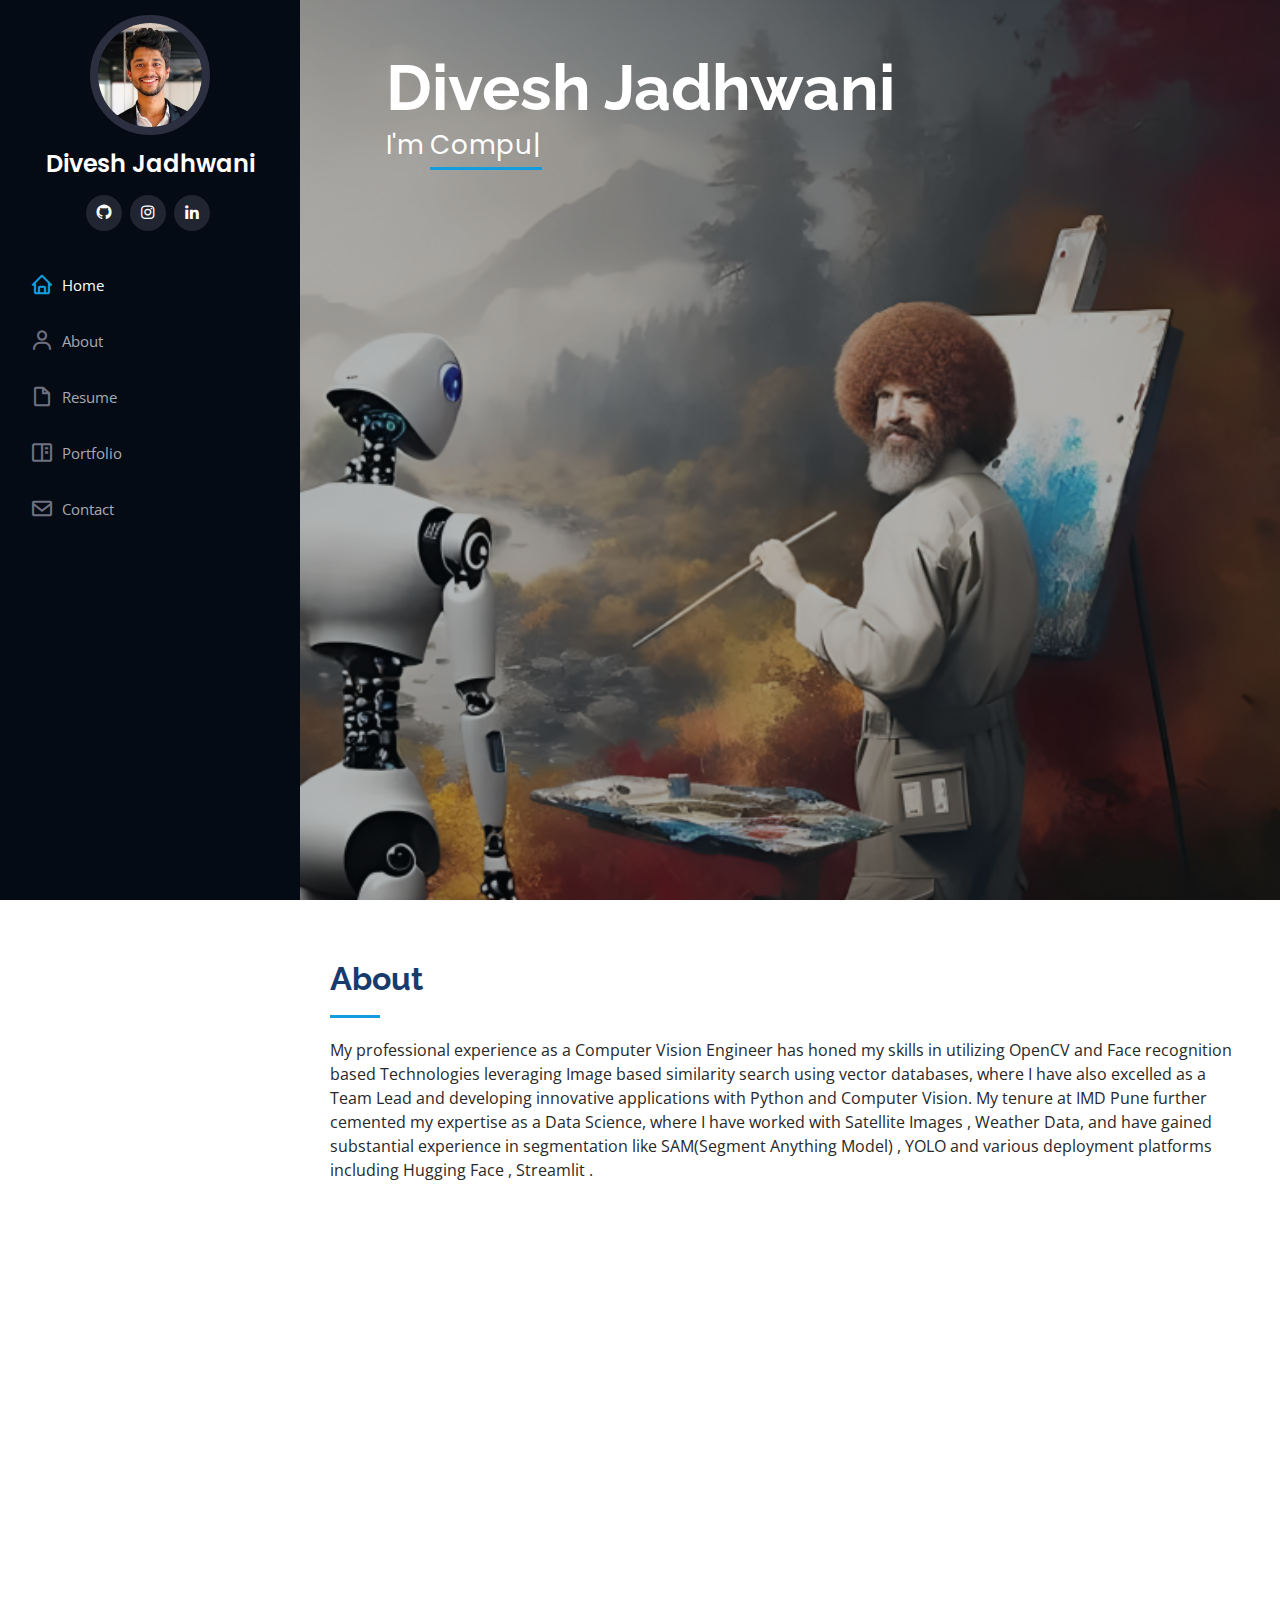
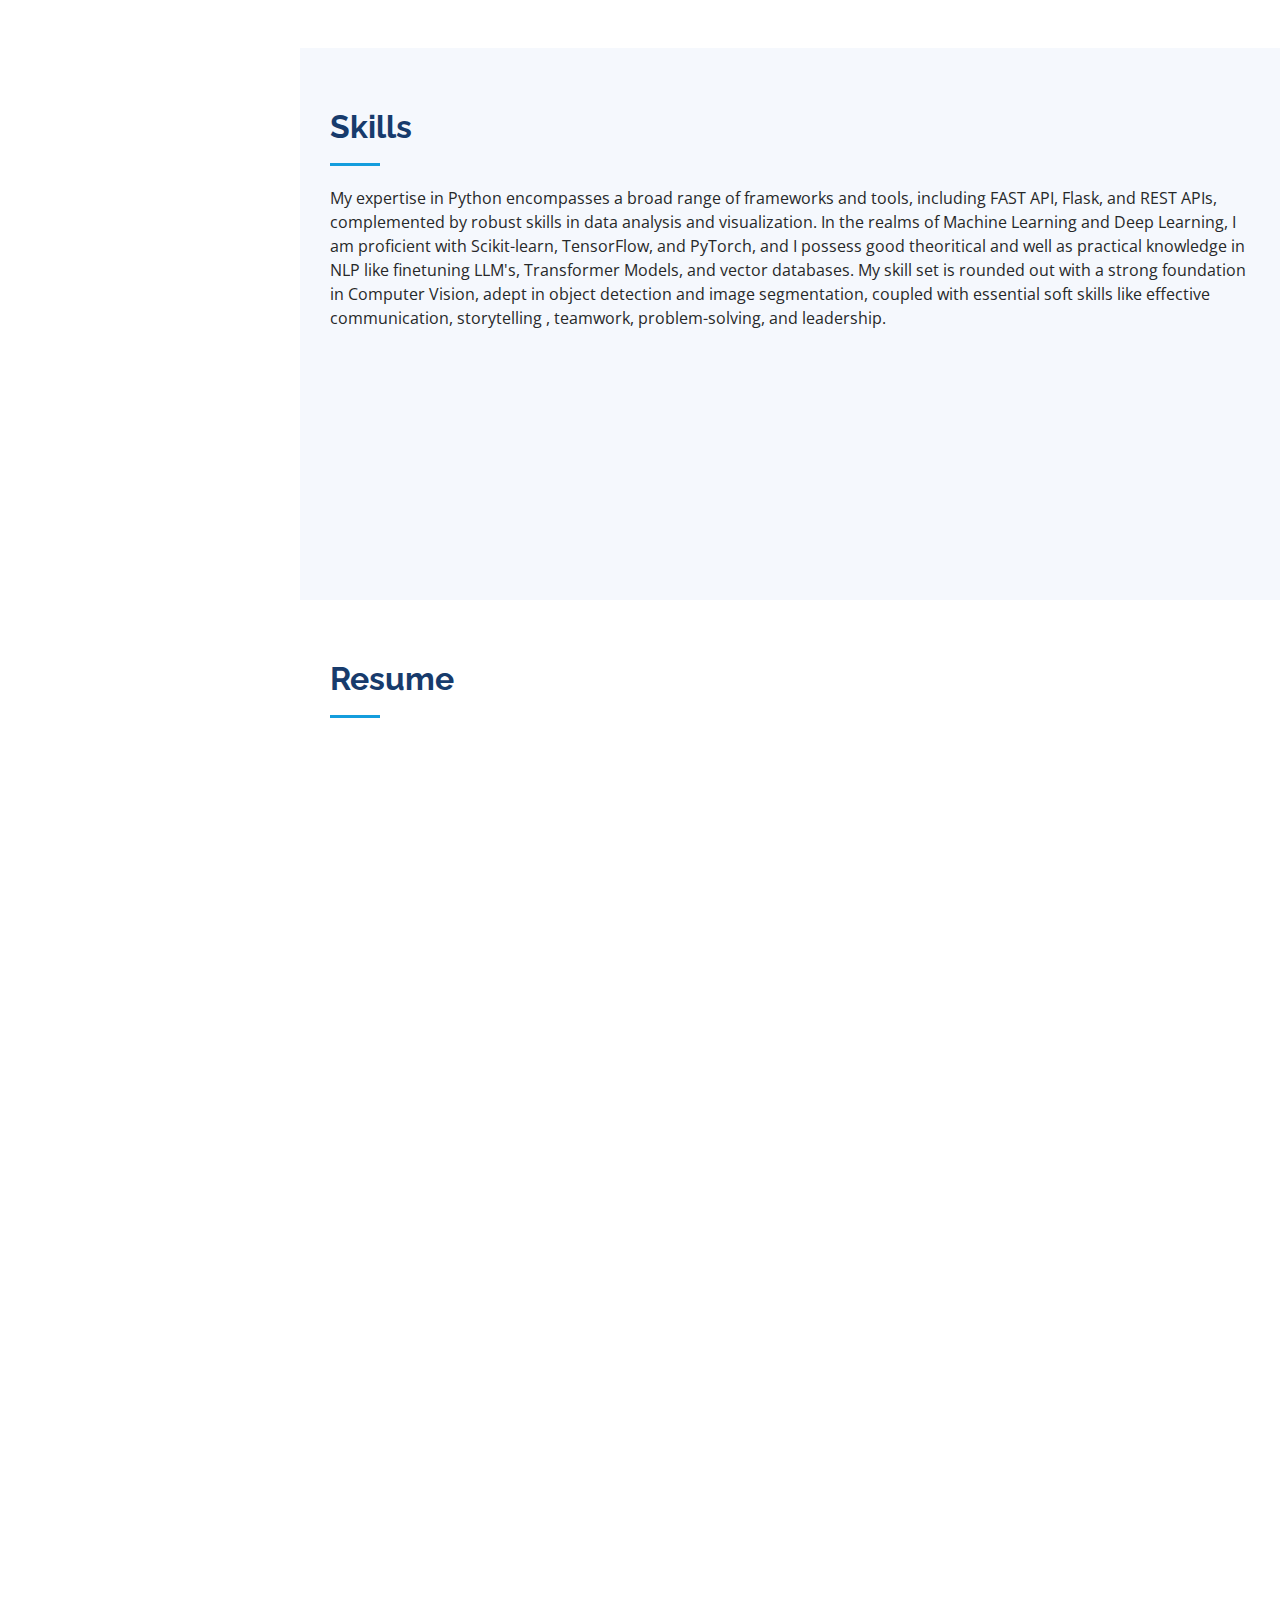
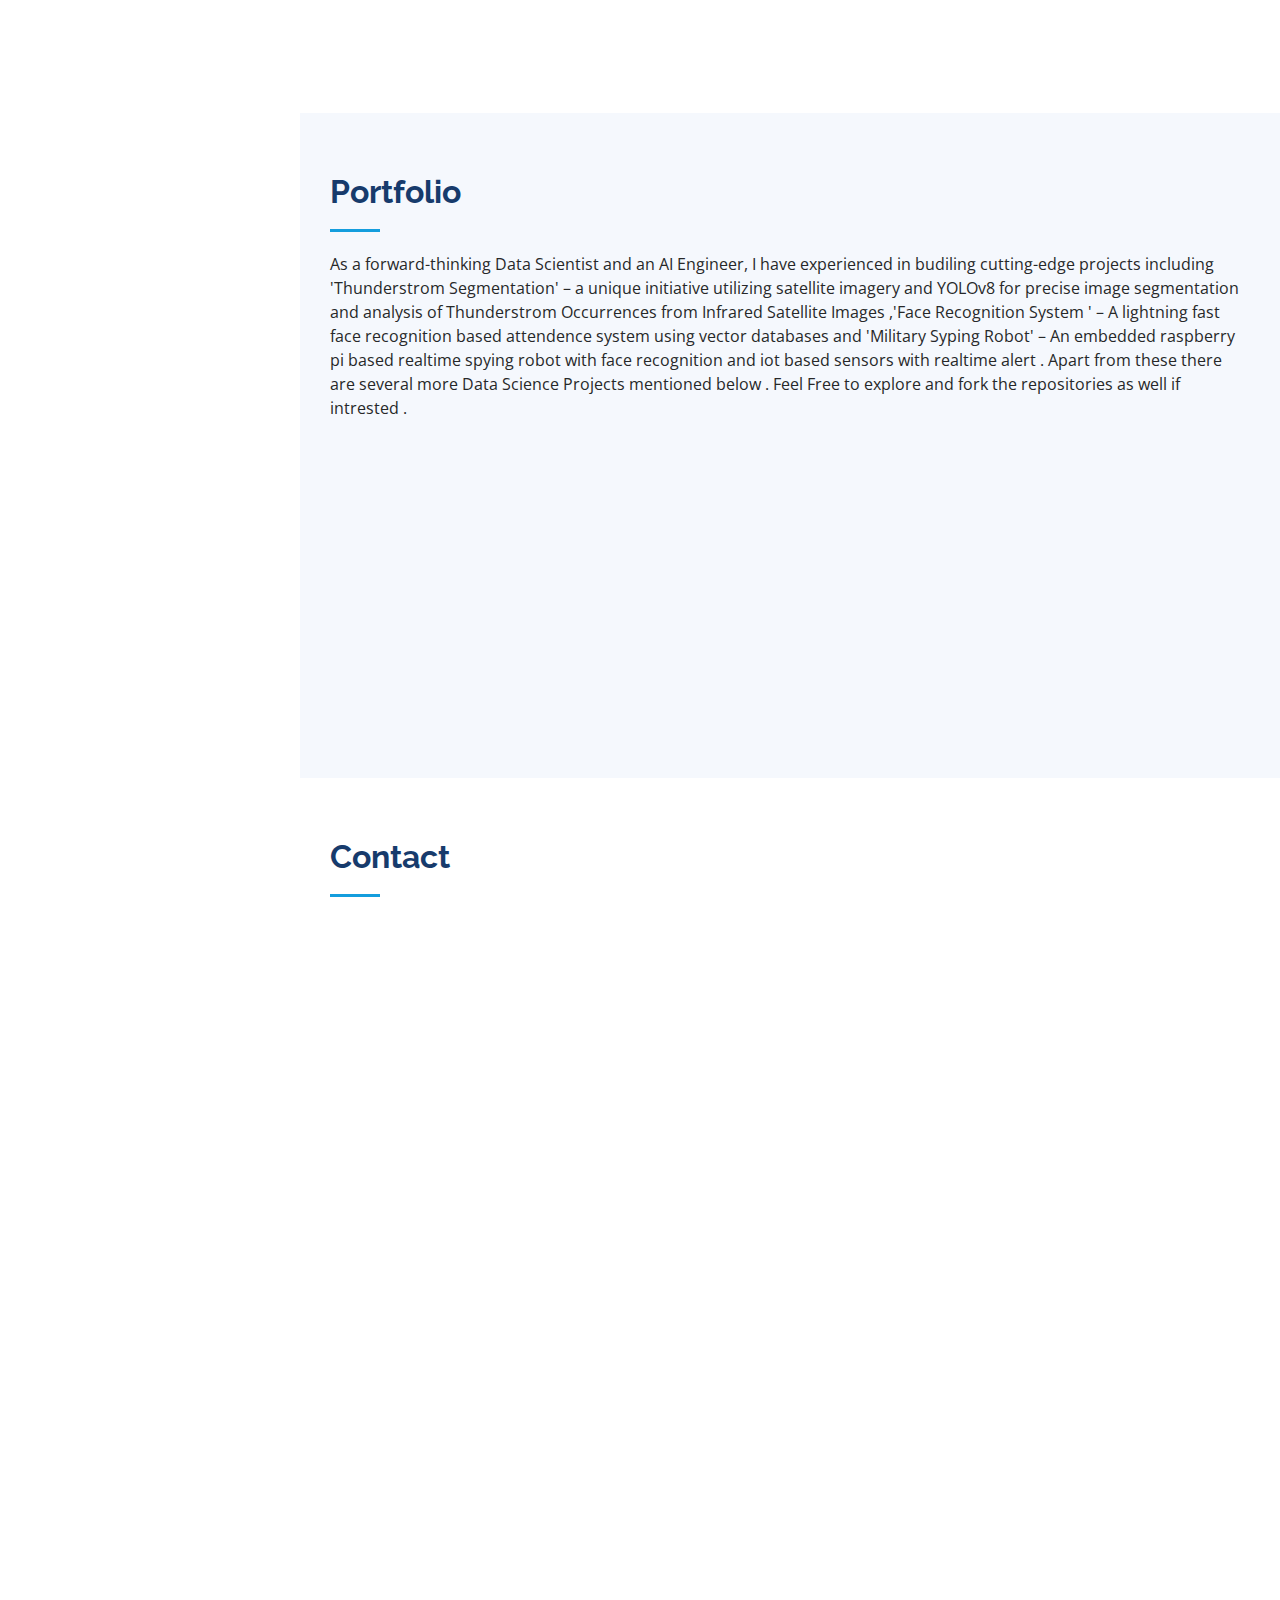
<file: index.html>
<!DOCTYPE html>
<html lang="en">
  <head>
    <meta charset="utf-8" />
    <!-- <meta content="width=device-width, initial-scale=1.0" name="viewport"> -->

    <title>Divesh Jadhwani</title>
    <meta content="" name="description" />
    <meta content="" name="keywords" />

    <!-- Favicons -->
    <!-- <link href="assets/img/favicon.png" rel="icon"> -->
    <!-- <link href="assets/img/apple-touch-icon.png" rel="apple-touch-icon"> -->

    <!-- Google Fonts -->
    <link
      href="https://fonts.googleapis.com/css?family=Open+Sans:300,300i,400,400i,600,600i,700,700i|Raleway:300,300i,400,400i,500,500i,600,600i,700,700i|Poppins:300,300i,400,400i,500,500i,600,600i,700,700i"
      rel="stylesheet"
    />

    <!-- Vendor CSS Files -->
    <link href="assets/vendor/aos/aos.css" rel="stylesheet" />
    <link
      href="assets/vendor/bootstrap/css/bootstrap.min.css"
      rel="stylesheet"
    />
    <link
      href="assets/vendor/bootstrap-icons/bootstrap-icons.css"
      rel="stylesheet"
    />
    <link href="assets/vendor/boxicons/css/boxicons.min.css" rel="stylesheet" />
    <link
      href="assets/vendor/glightbox/css/glightbox.min.css"
      rel="stylesheet"
    />
    <link href="assets/vendor/swiper/swiper-bundle.min.css" rel="stylesheet" />

    <!-- Template Main CSS File -->
    <link href="assets/css/style.css" rel="stylesheet" />
  </head>

  <body>
    <!-- ======= Mobile nav toggle button ======= -->
    <i class="bi bi-list mobile-nav-toggle d-xl-none"></i>

    <!-- ======= Header ======= -->
    <header id="header">
      <div class="d-flex flex-column">
        <div class="profile">
          <img
            src="assets/img/divesh.jpg"
            alt=""
            class="img-fluid rounded-circle"
          />
          <h1 class="text-light"><a href="index.html">Divesh Jadhwani</a></h1>
          <div class="social-links mt-3 text-center">

            <a href="https://github.com/d-hackmt" class="facebook"
              ><i class="bx bxl-github"></i
            ></a>
            <a href="https://www.instagram.com/divesh.ai/" class="instagram"
              ><i class="bx bxl-instagram"></i
            ></a>
            <!-- <a href="#" class="google-plus"><i class="bx bxl-skype"></i></a> -->
            <a href="https://www.linkedin.com/in/dhackmt/" class="linkedin"
              ><i class="bx bxl-linkedin"></i
            ></a>
          </div>
        </div>

        <nav id="navbar" class="nav-menu navbar">
          <ul>
            <li>
              <a href="#hero" class="nav-link scrollto active"
                ><i class="bx bx-home"></i> <span>Home</span></a
              >
            </li>
            <li>
              <a href="#about" class="nav-link scrollto"
                ><i class="bx bx-user"></i> <span>About</span></a
              >
            </li>
            <li>
              <a href="#resume" class="nav-link scrollto"
                ><i class="bx bx-file-blank"></i> <span>Resume</span></a
              >
            </li>
            <li>
              <a href="#portfolio" class="nav-link scrollto"
                ><i class="bx bx-book-content"></i> <span>Portfolio</span></a
              >
            </li>
            <!-- <li>
              <a href="#services" class="nav-link scrollto"
                ><i class="bx bx-server"></i> <span>Services</span></a
              >
            </li> -->
            <li>
              <a href="#contact" class="nav-link scrollto"
                ><i class="bx bx-envelope"></i> <span>Contact</span></a
              >
            </li>
          </ul>
        </nav>
        <!-- .nav-menu -->
      </div>
    </header>
    <!-- End Header -->

    <!-- ======= Hero Section ======= -->
    <section id="hero" class="d-flex flex-column align-items-center">
      <div class="hero-container" data-aos="fade-in">
        <h1>Divesh Jadhwani</h1>
        <p>
          I'm
          <span
            class="typed"
            data-typed-items="Computer Vision Engineer, Machine Learning Engineer, AI Engineer , Data Scientist"
          ></span>
        </p>
      </div>
    </section>
    <!-- End Hero -->

    <main id="main">
      <!-- ======= About Section ======= -->
      <section id="about" class="about">
        <div class="container">
          <div class="section-title">
            <h2>About</h2>
            <p>
              My professional experience as a Computer Vision Engineer has honed
              my skills in utilizing OpenCV and Face recognition based
              Technologies leveraging Image based similarity search using vector
              databases, where I have also excelled as a Team Lead and
              developing innovative applications with Python and Computer
              Vision. My tenure at IMD Pune further cemented my expertise as a
              Data Science, where I have worked with Satellite Images , Weather
              Data, and have gained substantial experience in segmentation like
              SAM(Segment Anything Model) , YOLO and various deployment
              platforms including Hugging Face , Streamlit .
            </p>
          </div>

          <div class="row">
            <div class="col-lg-4" data-aos="fade-right">
              <img src="assets/rbo2.jpg" class="img-fluid" alt="" />
            </div>
            <div class="col-lg-8 pt-4 pt-lg-0 content" data-aos="fade-left">
              <h3>ML Engineer &amp; Developer.</h3>
              <p class="fst-italic">I make AI work for you.</p>
              <div class="row">
                <div class="col-lg-6">
                  <ul>
                    <li>
                      <i class="bi bi-chevron-right"></i>
                      <strong>Birthday:</strong> <span>10 Dec 2001</span>
                    </li>
                    <li>
                      <i class="bi bi-chevron-right"></i>
                      <strong>Website:</strong>
                      <span
                        ><a href="https://d-hackmt.github.io/Portfolio-Divesh/"
                          >Have a loook</a
                        ></span
                      >
                    </li>
                    <li>
                      <i class="bi bi-chevron-right"></i>
                      <strong>Phone:</strong> <span>+919881968510</span>
                    </li>
                    <li>
                      <i class="bi bi-chevron-right"></i>
                      <strong>City:</strong> <span>Pune, India</span>
                    </li>
                  </ul>
                </div>
                <div class="col-lg-6">
                  <ul>
                    <li>
                      <i class="bi bi-chevron-right"></i> <strong>Age:</strong>
                      <span>22</span>
                    </li>
                    <li>
                      <i class="bi bi-chevron-right"></i>
                      <strong>Degree:</strong> <span>Master</span>
                    </li>
                    <li>
                      <i class="bi bi-chevron-right"></i>
                      <strong>PhEmailone:</strong>
                      <span>djadhwani1025@gmail.com</span>
                    </li>
                    <li>
                      <i class="bi bi-chevron-right"></i>
                      <strong>Freelance:</strong> <span>Available</span>
                    </li>
                  </ul>
                </div>
              </div>
              <p>
                My approach to data science is holistic and innovative,
                constantly pushing the boundaries of what can be achieved. With
                a relentless drive to explore new horizons and a commitment to
                excellence, I am poised to make significant contributions to the
                field, leveraging my diverse skill set and unwavering dedication
                to my craft.
              </p>
            </div>
          </div>
        </div>
      </section>
      <!-- End About Section -->

      <!-- ======= Facts Section ======= -->
      <!-- <section id="facts" class="facts">
      <div class="container">

        <div class="section-title">
          <h2>Facts</h2>
          <p>Magnam dolores commodi suscipit. Necessitatibus eius consequatur ex aliquid fuga eum quidem. Sit sint consectetur velit. Quisquam quos quisquam cupiditate. Et nemo qui impedit suscipit alias ea. Quia fugiat sit in iste officiis commodi quidem hic quas.</p>
        </div>

        <div class="row no-gutters">

          <div class="col-lg-3 col-md-6 d-md-flex align-items-md-stretch" data-aos="fade-up">
            <div class="count-box">
              <i class="bi bi-emoji-smile"></i>
              <span data-purecounter-start="0" data-purecounter-end="232" data-purecounter-duration="1" class="purecounter"></span>
              <p><strong>Happy Clients</strong> consequuntur quae</p>
            </div>
          </div>

          <div class="col-lg-3 col-md-6 d-md-flex align-items-md-stretch" data-aos="fade-up" data-aos-delay="100">
            <div class="count-box">
              <i class="bi bi-journal-richtext"></i>
              <span data-purecounter-start="0" data-purecounter-end="521" data-purecounter-duration="1" class="purecounter"></span>
              <p><strong>Projects</strong> adipisci atque cum quia aut</p>
            </div>
          </div>

          <div class="col-lg-3 col-md-6 d-md-flex align-items-md-stretch" data-aos="fade-up" data-aos-delay="200">
            <div class="count-box">
              <i class="bi bi-headset"></i>
              <span data-purecounter-start="0" data-purecounter-end="1453" data-purecounter-duration="1" class="purecounter"></span>
              <p><strong>Hours Of Support</strong> aut commodi quaerat</p>
            </div>
          </div>

          <div class="col-lg-3 col-md-6 d-md-flex align-items-md-stretch" data-aos="fade-up" data-aos-delay="300">
            <div class="count-box">
              <i class="bi bi-people"></i>
              <span data-purecounter-start="0" data-purecounter-end="32" data-purecounter-duration="1" class="purecounter"></span>
              <p><strong>Hard Workers</strong> rerum asperiores dolor</p>
            </div>
          </div>

        </div>

      </div>
    </section>End Facts Section -->

      <!-- ======= Skills Section ======= -->
      <section id="skills" class="skills section-bg">
        <div class="container">
          <div class="section-title">
            <h2>Skills</h2>
            <p>
              My expertise in Python encompasses a broad range of frameworks and
              tools, including FAST API, Flask, and REST APIs, complemented by
              robust skills in data analysis and visualization. In the realms of
              Machine Learning and Deep Learning, I am proficient with
              Scikit-learn, TensorFlow, and PyTorch, and I possess good
              theoritical and well as practical knowledge in NLP like finetuning
              LLM's, Transformer Models, and vector databases. My skill set is
              rounded out with a strong foundation in Computer Vision, adept in
              object detection and image segmentation, coupled with essential
              soft skills like effective communication, storytelling , teamwork,
              problem-solving, and leadership.
            </p>
          </div>

          <div class="row skills-content">
            <div class="col-lg-6" data-aos="fade-up">
              <div class="progress">
                <span class="skill">Generative AI <i class="val">100%</i></span>
                <div class="progress-bar-wrap">
                  <div
                    class="progress-bar"
                    role="progressbar"
                    aria-valuenow="20"
                    aria-valuemin="0"
                    aria-valuemax="20"
                  ></div>
                </div>
              </div>

              <div class="progress">
                <span class="skill"
                  >Natural Language Processing <i class="val">50%</i></span
                >
                <div class="progress-bar-wrap">
                  <div
                    class="progress-bar"
                    role="progressbar"
                    aria-valuenow="50"
                    aria-valuemin="0"
                    aria-valuemax="100"
                  ></div>
                </div>
              </div>

              <div class="progress">
                <span class="skill"
                  >Computer Vision <i class="val">85%</i></span
                >
                <div class="progress-bar-wrap">
                  <div
                    class="progress-bar"
                    role="progressbar"
                    aria-valuenow="85"
                    aria-valuemin="0"
                    aria-valuemax="100"
                  ></div>
                </div>
              </div>
            </div>

            <div class="col-lg-6" data-aos="fade-up" data-aos-delay="100">
              <div class="progress">
                <span class="skill">ML/DL <i class="val">70%</i></span>
                <div class="progress-bar-wrap">
                  <div
                    class="progress-bar"
                    role="progressbar"
                    aria-valuenow="70"
                    aria-valuemin="0"
                    aria-valuemax="100"
                  ></div>
                </div>
              </div>

              <div class="progress">
                <span class="skill">Data Science <i class="val">60%</i></span>
                <div class="progress-bar-wrap">
                  <div
                    class="progress-bar"
                    role="progressbar"
                    aria-valuenow="60"
                    aria-valuemin="0"
                    aria-valuemax="100"
                  ></div>
                </div>
              </div>

              <div class="progress">
                <span class="skill">Python <i class="val">70%</i></span>
                <div class="progress-bar-wrap">
                  <div
                    class="progress-bar"
                    role="progressbar"
                    aria-valuenow="70"
                    aria-valuemin="0"
                    aria-valuemax="100"
                  ></div>
                </div>
              </div>
            </div>
          </div>
        </div>
      </section>
      <!-- End Skills Section -->

      <!-- ======= Resume Section ======= -->
      <section id="resume" class="resume">
        <div class="container">
          <div class="section-title">
            <h2>Resume</h2>
            <!-- <p>Magnam dolores commodi suscipit. Necessitatibus eius consequatur ex aliquid fuga eum quidem. Sit sint consectetur velit. Quisquam quos quisquam cupiditate. Et nemo qui impedit suscipit alias ea. Quia fugiat sit in iste officiis commodi quidem hic quas.</p> -->
          </div>

          <div class="row">
            <div class="col-lg-6" data-aos="fade-up">
              <h3 class="resume-title">Summary</h3>
              <div class="resume-item pb-0">
                <h4>Divesh Jadhwani</h4>
                <p>
                  <em
                    >Innovative and deadline-driven AI Engineer with 1+ years of
                    experience designing and developing AI based applications
                    from initial concept to final, polished deliverable.</em
                  >
                </p>
                <ul>
                  <li>Pune, India</li>
                  <li>+919881968510</li>
                  <li>djadhwani1025@gmail.com</li>
                </ul>
              </div>

              <h3 class="resume-title">Education</h3>
              <div class="resume-item">
                <h4>Master in Data Science &amp; Artificial Intelligence</h4>
                <h5>2022 - 2024</h5>
                <p><em>DY Patil International University, India</em></p>
                <p>
                  Research oriented college , best part of my life. Had a chance
                  to lead the Robotics team to build a Humanoid robot and also a
                  parttime teacher for ESD and Deep Learning.
                </p>
              </div>
              <div class="resume-item">
                <h4>Bachelor in Computer Applications</h4>
                <h5>2019 - 2022</h5>
                <p><em>Indira College , Wakad, India</em></p>
                <p>
                  Graduated from this college . With a 2 year experience in Game
                  Development using Unity by running a primary school 'Indira
                  Kids' using XR- Extendend Reality Techniques.
                </p>
              </div>
            </div>
            <div class="col-lg-6" data-aos="fade-up" data-aos-delay="100">
              <h3 class="resume-title">Professional Experience</h3>
              <div class="resume-item">
                <h4>Computer Vision Engineer &amp; Team Lead</h4>
                <h5>Lisys Technocraft</h5>
                <p><em>Pune, Remote </em></p>
                <ul>
                  <li>
                    Currently serving as an Computer Vision Engineer and the
                    TEAM LEAD, focusing on the development and application of AI
                    based attendence system for colleges and schools.
                  </li>
                  <li>
                    Leading the Face Recognition project, leveraging Python and
                    Computer- Vision to enhance and automate the attendence
                    processes.
                  </li>
                </ul>
              </div>
              <div class="resume-item">
                <h4>Data Science Research Intern</h4>
                <h5>IMD Pune</h5>
                <p><em>Pune, Remote</em></p>
                <ul>
                  <li>
                    Designed a thunderstrom prediction model using weather data,
                    developing traditional forecasting methods into automated AI
                    processes.
                  </li>
                  <li>
                    Designed and deployed 'Satellite Imagery Segmentation', a
                    responsive webapp to segment thunderstroms from satellite
                    images.
                  </li>
                </ul>
              </div>
              <div class="resume-item">
                <h4>Ai / Robotics Intern</h4>
                <h5>Bitmp Technologies</h5>
                <p><em>Pune, onsite</em></p>
                <ul>
                  <li>
                    Developed numerous AI - Robotics projects for college
                    students.
                  </li>
                </ul>
              </div>
            </div>
          </div>
        </div>
      </section>
      <!-- End Resume Section -->

      <!-- ======= Portfolio Section ======= -->
      <section id="portfolio" class="portfolio section-bg">
        <div class="container">
          <div class="section-title">
            <h2>Portfolio</h2>
            <p>
              As a forward-thinking Data Scientist and an AI Engineer, I have
              experienced in budiling cutting-edge projects including
              'Thunderstrom Segmentation' – a unique initiative utilizing
              satellite imagery and YOLOv8 for precise image segmentation and
              analysis of Thunderstrom Occurrences from Infrared Satellite
              Images ,'Face Recognition System ' – A lightning fast face
              recognition based attendence system using vector databases and
              'Military Syping Robot' – An embedded raspberry pi based realtime
              spying robot with face recognition and iot based sensors with
              realtime alert . Apart from these there are several more Data
              Science Projects mentioned below . Feel Free to explore and fork
              the repositories as well if intrested .
            </p>
          </div>

          <div class="row" data-aos="fade-up">
            <div class="col-lg-12 d-flex justify-content-center">
              <ul id="portfolio-flters">
                <li data-filter="*" class="filter-active">All</li>
                <li data-filter=".filter-LLM">Data Science</li>
                <li data-filter=".filter-CV">Computer Vision</li>
                <li data-filter=".filter-NLP">Natural Language Processing</li>
              </ul>
            </div>
          </div>

          <div
            class="row portfolio-container"
            data-aos="fade-up"
            data-aos-delay="100"
          >
            <div class="col-lg-4 col-md-6 portfolio-item filter-NLP">
              <div class="portfolio-wrap">
                <img
                  src="assets/portfolio/3.png"
                  class="img-fluid"
                  alt=""
                />
                <div class="portfolio-links">
                  <a
                    href="assets/portfolio/3.png"
                    data-gallery="portfolioGallery"
                    class="portfolio-lightbox"
                    ><i class="bx bx-plus"></i
                  ></a>
                  <!-- <a href="portfolio-details.html" title="More Details"><i class="bx bx-link"></i></a> -->
                </div>
              </div>
            </div>

            <div class="col-lg-4 col-md-6 portfolio-item filter-LLM ">
              <div class="portfolio-wrap">
                <img
                  src="assets/portfolio/1.png"
                  class="img-fluid"
                  alt=""
                />
                <div class="portfolio-links">
                  <a
                    href="assets/portfolio/1.png"
                    data-gallery="portfolioGallery"
                    class="portfolio-lightbox"
                    ><i class="bx bx-plus"></i
                  ></a>
                  <!-- <a href="portfolio-details.html" title="More Details"><i class="bx bx-link"></i></a> -->
                </div>
              </div>
            </div>

            <div class="col-lg-4 col-md-6 portfolio-item filter-CV">
              <div class="portfolio-wrap">
                <img
                  src="assets/portfolio/4.png"
                  class="img-fluid"
                  alt=""
                />
                <div class="portfolio-links">
                  <a
                    href="assets/portfolio/4.png"
                    data-gallery="portfolioGallery"
                    class="portfolio-lightbox"
                    ><i class="bx bx-plus"></i
                  ></a>
                  <!-- <a href="portfolio-details.html" title="More Details"><i class="bx bx-link"></i></a> -->
                </div>
              </div>
            </div>

            <!-- <div class="col-lg-4 col-md-6 portfolio-item filter-card">
            <div class="portfolio-wrap">
              <img src="assets/img/portfolio/portfolio-4.jpg" class="img-fluid" alt="">
              <div class="portfolio-links">
                <a href="assets/img/portfolio/portfolio-4.jpg" data-gallery="portfolioGallery" class="portfolio-lightbox" title="Card 2"><i class="bx bx-plus"></i></a>
                <a href="portfolio-details.html" title="More Details"><i class="bx bx-link"></i></a>
              </div>
            </div>
          </div>

          <div class="col-lg-4 col-md-6 portfolio-item filter-web">
            <div class="portfolio-wrap">
              <img src="assets/img/portfolio/portfolio-5.jpg" class="img-fluid" alt="">
              <div class="portfolio-links">
                <a href="assets/img/portfolio/portfolio-5.jpg" data-gallery="portfolioGallery" class="portfolio-lightbox" title="Web 2"><i class="bx bx-plus"></i></a>
                <a href="portfolio-details.html" title="More Details"><i class="bx bx-link"></i></a>
              </div>
            </div>
          </div>

          <div class="col-lg-4 col-md-6 portfolio-item filter-app">
            <div class="portfolio-wrap">
              <img src="assets/img/portfolio/portfolio-6.jpg" class="img-fluid" alt="">
              <div class="portfolio-links">
                <a href="assets/img/portfolio/portfolio-6.jpg" data-gallery="portfolioGallery" class="portfolio-lightbox" title="App 3"><i class="bx bx-plus"></i></a>
                <a href="portfolio-details.html" title="More Details"><i class="bx bx-link"></i></a>
              </div>
            </div>
          </div>

          <div class="col-lg-4 col-md-6 portfolio-item filter-card">
            <div class="portfolio-wrap">
              <img src="assets/img/portfolio/portfolio-7.jpg" class="img-fluid" alt="">
              <div class="portfolio-links">
                <a href="assets/img/portfolio/portfolio-7.jpg" data-gallery="portfolioGallery" class="portfolio-lightbox" title="Card 1"><i class="bx bx-plus"></i></a>
                <a href="portfolio-details.html" title="More Details"><i class="bx bx-link"></i></a>
              </div>
            </div>
          </div>

          <div class="col-lg-4 col-md-6 portfolio-item filter-card">
            <div class="portfolio-wrap">
              <img src="assets/img/portfolio/portfolio-8.jpg" class="img-fluid" alt="">
              <div class="portfolio-links">
                <a href="assets/img/portfolio/portfolio-8.jpg" data-gallery="portfolioGallery" class="portfolio-lightbox" title="Card 3"><i class="bx bx-plus"></i></a>
                <a href="portfolio-details.html" title="More Details"><i class="bx bx-link"></i></a>
              </div>
            </div>
          </div>

          <div class="col-lg-4 col-md-6 portfolio-item filter-web">
            <div class="portfolio-wrap">
              <img src="assets/img/portfolio/portfolio-9.jpg" class="img-fluid" alt="">
              <div class="portfolio-links">
                <a href="assets/img/portfolio/portfolio-9.jpg" data-gallery="portfolioGallery" class="portfolio-lightbox" title="Web 3"><i class="bx bx-plus"></i></a>
                <a href="portfolio-details.html" title="More Details"><i class="bx bx-link"></i></a>
              </div>
            </div>
          </div> -->
          </div>
        </div>
      </section>
      <!-- End Portfolio Section -->

      <!-- ======= Services Section ======= -->
      <!-- <section id="services" class="services">
      <div class="container">

        <div class="section-title">
          <h2>Services</h2>
          <p>Magnam dolores commodi suscipit. Necessitatibus eius consequatur ex aliquid fuga eum quidem. Sit sint consectetur velit. Quisquam quos quisquam cupiditate. Et nemo qui impedit suscipit alias ea. Quia fugiat sit in iste officiis commodi quidem hic quas.</p>
        </div>

        <div class="row">
          <div class="col-lg-4 col-md-6 icon-box" data-aos="fade-up">
            <div class="icon"><i class="bi bi-briefcase"></i></div>
            <h4 class="title"><a href="">Lorem Ipsum</a></h4>
            <p class="description">Voluptatum deleniti atque corrupti quos dolores et quas molestias excepturi sint occaecati cupiditate non provident</p>
          </div>
          <div class="col-lg-4 col-md-6 icon-box" data-aos="fade-up" data-aos-delay="100">
            <div class="icon"><i class="bi bi-card-checklist"></i></div>
            <h4 class="title"><a href="">Dolor Sitema</a></h4>
            <p class="description">Minim veniam, quis nostrud exercitation ullamco laboris nisi ut aliquip ex ea commodo consequat tarad limino ata</p>
          </div>
          <div class="col-lg-4 col-md-6 icon-box" data-aos="fade-up" data-aos-delay="200">
            <div class="icon"><i class="bi bi-bar-chart"></i></div>
            <h4 class="title"><a href="">Sed ut perspiciatis</a></h4>
            <p class="description">Duis aute irure dolor in reprehenderit in voluptate velit esse cillum dolore eu fugiat nulla pariatur</p>
          </div>
          <div class="col-lg-4 col-md-6 icon-box" data-aos="fade-up" data-aos-delay="300">
            <div class="icon"><i class="bi bi-binoculars"></i></div>
            <h4 class="title"><a href="">Magni Dolores</a></h4>
            <p class="description">Excepteur sint occaecat cupidatat non proident, sunt in culpa qui officia deserunt mollit anim id est laborum</p>
          </div>
          <div class="col-lg-4 col-md-6 icon-box" data-aos="fade-up" data-aos-delay="400">
            <div class="icon"><i class="bi bi-brightness-high"></i></div>
            <h4 class="title"><a href="">Nemo Enim</a></h4>
            <p class="description">At vero eos et accusamus et iusto odio dignissimos ducimus qui blanditiis praesentium voluptatum deleniti atque</p>
          </div>
          <div class="col-lg-4 col-md-6 icon-box" data-aos="fade-up" data-aos-delay="500">
            <div class="icon"><i class="bi bi-calendar4-week"></i></div>
            <h4 class="title"><a href="">Eiusmod Tempor</a></h4>
            <p class="description">Et harum quidem rerum facilis est et expedita distinctio. Nam libero tempore, cum soluta nobis est eligendi</p>
          </div>
        </div>

      </div>
    </section>End Services Section -->

      <!-- ======= Testimonials Section ======= -->
      <!-- <section id="testimonials" class="testimonials section-bg">
      <div class="container">

        <div class="section-title">
          <h2>Testimonials</h2>
          <p>Magnam dolores commodi suscipit. Necessitatibus eius consequatur ex aliquid fuga eum quidem. Sit sint consectetur velit. Quisquam quos quisquam cupiditate. Et nemo qui impedit suscipit alias ea. Quia fugiat sit in iste officiis commodi quidem hic quas.</p>
        </div>

        <div class="testimonials-slider swiper" data-aos="fade-up" data-aos-delay="100">
          <div class="swiper-wrapper">

            <div class="swiper-slide">
              <div class="testimonial-item" data-aos="fade-up">
                <p>
                  <i class="bx bxs-quote-alt-left quote-icon-left"></i>
                  Proin iaculis purus consequat sem cure digni ssim donec porttitora entum suscipit rhoncus. Accusantium quam, ultricies eget id, aliquam eget nibh et. Maecen aliquam, risus at semper.
                  <i class="bx bxs-quote-alt-right quote-icon-right"></i>
                </p>
                <img src="assets/img/testimonials/testimonials-1.jpg" class="testimonial-img" alt="">
                <h3>Saul Goodman</h3>
                <h4>Ceo &amp; Founder</h4>
              </div>
            </div><!-- End testimonial item -->

      <!-- <div class="swiper-slide">
              <div class="testimonial-item" data-aos="fade-up" data-aos-delay="100">
                <p>
                  <i class="bx bxs-quote-alt-left quote-icon-left"></i>
                  Export tempor illum tamen malis malis eram quae irure esse labore quem cillum quid cillum eram malis quorum velit fore eram velit sunt aliqua noster fugiat irure amet legam anim culpa.
                  <i class="bx bxs-quote-alt-right quote-icon-right"></i>
                </p>
                <img src="assets/img/testimonials/testimonials-2.jpg" class="testimonial-img" alt="">
                <h3>Sara Wilsson</h3>
                <h4>Designer</h4>
              </div>
            </div>< End testimonial item -->

      <!-- <div class="swiper-slide">
              <div class="testimonial-item" data-aos="fade-up" data-aos-delay="200">
                <p>
                  <i class="bx bxs-quote-alt-left quote-icon-left"></i>
                  Enim nisi quem export duis labore cillum quae magna enim sint quorum nulla quem veniam duis minim tempor labore quem eram duis noster aute amet eram fore quis sint minim.
                  <i class="bx bxs-quote-alt-right quote-icon-right"></i>
                </p>
                <img src="assets/img/testimonials/testimonials-3.jpg" class="testimonial-img" alt="">
                <h3>Jena Karlis</h3>
                <h4>Store Owner</h4>
              </div>
            </div> -->
      <!-- End testimonial item -->

      <!-- <div class="swiper-slide">
              <div class="testimonial-item" data-aos="fade-up" data-aos-delay="300">
                <p>
                  <i class="bx bxs-quote-alt-left quote-icon-left"></i>
                  Fugiat enim eram quae cillum dolore dolor amet nulla culpa multos export minim fugiat minim velit minim dolor enim duis veniam ipsum anim magna sunt elit fore quem dolore labore illum veniam.
                  <i class="bx bxs-quote-alt-right quote-icon-right"></i>
                </p>
                <img src="assets/img/testimonials/testimonials-4.jpg" class="testimonial-img" alt="">
                <h3>Matt Brandon</h3>
                <h4>Freelancer</h4>
              </div>
            </div> -->
      <!-- End testimonial item -->

      <!-- <div class="swiper-slide">
              <div class="testimonial-item" data-aos="fade-up" data-aos-delay="400">
                <p>
                  <i class="bx bxs-quote-alt-left quote-icon-left"></i>
                  Quis quorum aliqua sint quem legam fore sunt eram irure aliqua veniam tempor noster veniam enim culpa labore duis sunt culpa nulla illum cillum fugiat legam esse veniam culpa fore nisi cillum quid.
                  <i class="bx bxs-quote-alt-right quote-icon-right"></i>
                </p>
                <img src="assets/img/testimonials/testimonials-5.jpg" class="testimonial-img" alt="">
                <h3>John Larson</h3>
                <h4>Entrepreneur</h4>
              </div>
            </div><! End testimonial item -->

      <!-- </div>
          <div class="swiper-pagination"></div>
        </div> -->

      <!-- </div> 
    </section>  -->
      <!-- End Testimonials Section -->

      <!-- ======= Contact Section ======= -->
      <section id="contact" class="contact">
        <div class="container">
          <div class="section-title">
            <h2>Contact</h2>
            <!-- <p>Magnam dolores commodi suscipit. Necessitatibus eius consequatur ex aliquid fuga eum quidem. Sit sint consectetur velit. Quisquam quos quisquam cupiditate. Et nemo qui impedit suscipit alias ea. Quia fugiat sit in iste officiis commodi quidem hic quas.</p> -->
          </div>

          <div class="row" data-aos="fade-in">
            <div class="col-lg-5 d-flex align-items-stretch">
              <div class="info">
                <div class="address">
                  <i class="bi bi-geo-alt"></i>
                  <h4>Location:</h4>
                  <p>Pune, India</p>
                </div>

                <div class="email">
                  <i class="bi bi-envelope"></i>
                  <h4>Email:</h4>
                  <p>djadhwani1025@gmail.com</p>
                </div>

                <div class="phone">
                  <i class="bi bi-phone"></i>
                  <h4>Call:</h4>
                  <p>+919881968510</p>
                </div>

                <!-- <iframe src="https://www.google.com/maps/embed?pb=!1m14!1m8!1m3!1d12097.433213460943!2d-74.0062269!3d40.7101282!3m2!1i1024!2i768!4f13.1!3m3!1m2!1s0x0%3A0xb89d1fe6bc499443!2sDowntown+Conference+Center!5e0!3m2!1smk!2sbg!4v1539943755621" frameborder="0" style="border:0; width: 100%; height: 290px;" allowfullscreen></iframe> -->
              </div>
            </div>

            <div class="col-lg-7 mt-5 mt-lg-0 d-flex align-items-stretch">
              <form
                action="forms/contact.php"
                method="post"
                role="form"
                class="php-email-form"
              >
                <div class="row">
                  <div class="form-group col-md-6">
                    <label for="name">Your Name</label>
                    <input
                      type="text"
                      name="name"
                      class="form-control"
                      id="name"
                      required
                    />
                  </div>
                  <div class="form-group col-md-6">
                    <label for="name">Your Email</label>
                    <input
                      type="email"
                      class="form-control"
                      name="email"
                      id="email"
                      required
                    />
                  </div>
                </div>
                <div class="form-group">
                  <label for="name">Subject</label>
                  <input
                    type="text"
                    class="form-control"
                    name="subject"
                    id="subject"
                    required
                  />
                </div>
                <div class="form-group">
                  <label for="name">Message</label>
                  <textarea
                    class="form-control"
                    name="message"
                    rows="10"
                    required
                  ></textarea>
                </div>
                <div class="my-3">
                  <div class="loading">Loading</div>
                  <div class="error-message"></div>
                  <div class="sent-message">
                    Your message has been sent. Thank you!
                  </div>
                </div>
                <div class="text-center">
                  <button type="submit">Send Message</button>
                </div>
              </form>
            </div>
          </div>
        </div>
      </section>
      <!-- End Contact Section -->
    </main>
    <!-- End #main -->

    <a
      href="#"
      class="back-to-top d-flex align-items-center justify-content-center"
      ><i class="bi bi-arrow-up-short"></i
    ></a>

    <!-- Vendor JS Files -->
    <script src="assets/vendor/purecounter/purecounter_vanilla.js"></script>
    <script src="assets/vendor/aos/aos.js"></script>
    <script src="assets/vendor/bootstrap/js/bootstrap.bundle.min.js"></script>
    <script src="assets/vendor/glightbox/js/glightbox.min.js"></script>
    <script src="assets/vendor/isotope-layout/isotope.pkgd.min.js"></script>
    <script src="assets/vendor/swiper/swiper-bundle.min.js"></script>
    <script src="assets/vendor/typed.js/typed.umd.js"></script>
    <script src="assets/vendor/waypoints/noframework.waypoints.js"></script>
    <script src="assets/vendor/php-email-form/validate.js"></script>

    <!-- Template Main JS File -->
    <script src="assets/js/main.js"></script>
  </body>
</html>
</file>
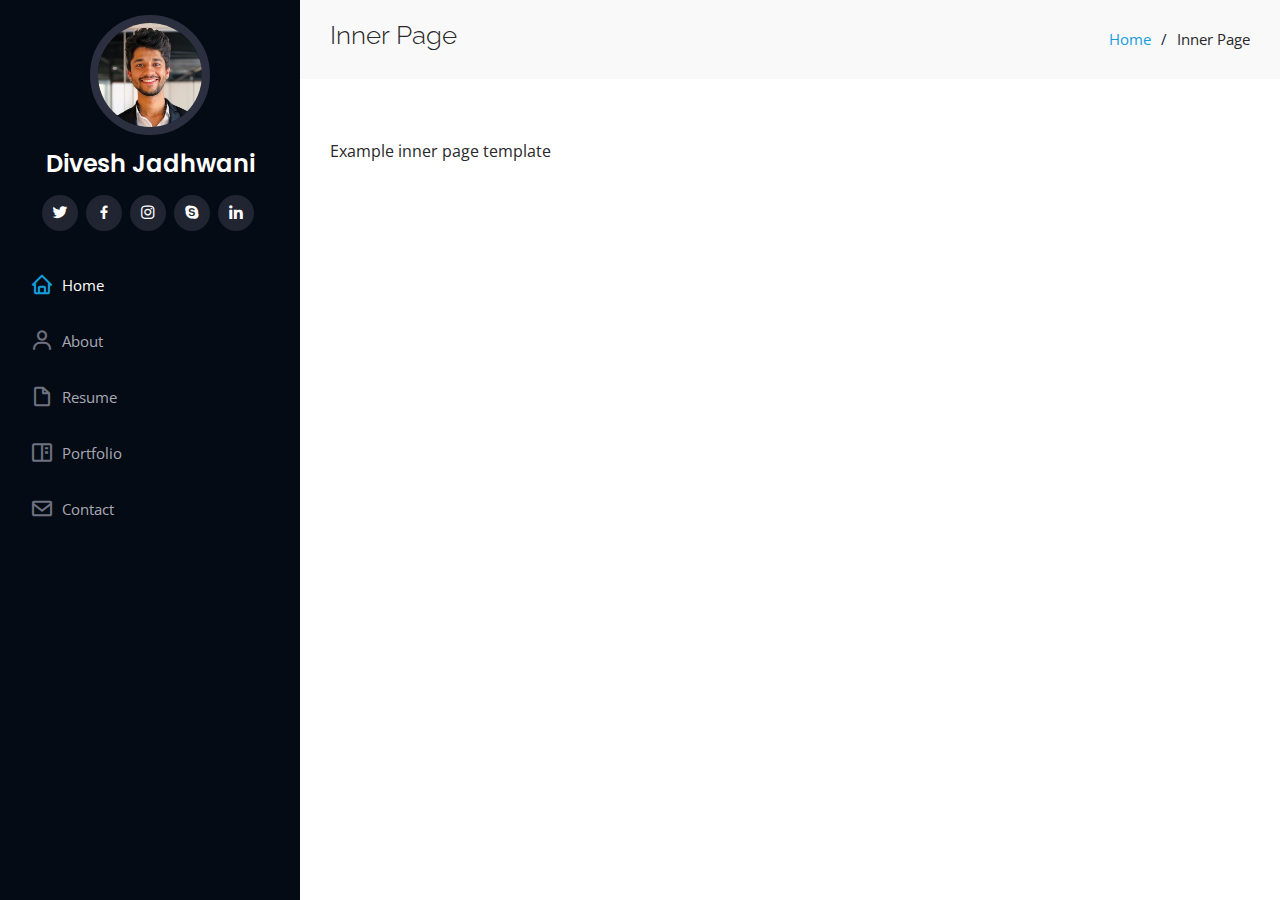
<file: inner-page.html>
<!DOCTYPE html>
<html lang="en">
  <head>
    <meta charset="utf-8" />
    <meta content="width=device-width, initial-scale=1.0" name="viewport" />

    <title>Divesh Jadhwani</title>
    <meta content="" name="description" />
    <meta content="" name="keywords" />

    <!-- Favicons -->
    <!-- <link href="assets/img/favicon.png" rel="icon">
  <link href="assets/img/apple-touch-icon.png" rel="apple-touch-icon"> -->

    <!-- Google Fonts -->
    <link
      href="https://fonts.googleapis.com/css?family=Open+Sans:300,300i,400,400i,600,600i,700,700i|Raleway:300,300i,400,400i,500,500i,600,600i,700,700i|Poppins:300,300i,400,400i,500,500i,600,600i,700,700i"
      rel="stylesheet"
    />

    <!-- Vendor CSS Files -->
    <link href="assets/vendor/aos/aos.css" rel="stylesheet" />
    <link
      href="assets/vendor/bootstrap/css/bootstrap.min.css"
      rel="stylesheet"
    />
    <link
      href="assets/vendor/bootstrap-icons/bootstrap-icons.css"
      rel="stylesheet"
    />
    <link href="assets/vendor/boxicons/css/boxicons.min.css" rel="stylesheet" />
    <link
      href="assets/vendor/glightbox/css/glightbox.min.css"
      rel="stylesheet"
    />
    <link href="assets/vendor/swiper/swiper-bundle.min.css" rel="stylesheet" />

    <!-- Template Main CSS File -->
    <link href="assets/css/style.css" rel="stylesheet" />
  </head>

  <body>
    <!-- ======= Mobile nav toggle button ======= -->
    <i class="bi bi-list mobile-nav-toggle d-xl-none"></i>

    <!-- ======= Header ======= -->
    <header id="header">
      <div class="d-flex flex-column">
        <div class="profile">
          <img
            src="assets/img/divesh.jpg"
            alt=""
            class="img-fluid rounded-circle"
          />
          <h1 class="text-light"><a href="index.html">Divesh Jadhwani</a></h1>
          <div class="social-links mt-3 text-center">
            <a href="#" class="twitter"><i class="bx bxl-twitter"></i></a>
            <a href="#" class="facebook"><i class="bx bxl-facebook"></i></a>
            <a href="#" class="instagram"><i class="bx bxl-instagram"></i></a>
            <a href="#" class="google-plus"><i class="bx bxl-skype"></i></a>
            <a href="#" class="linkedin"><i class="bx bxl-linkedin"></i></a>
          </div>
        </div>

        <nav id="navbar" class="nav-menu navbar">
          <ul>
            <li>
              <a href="#hero" class="nav-link scrollto active"
                ><i class="bx bx-home"></i> <span>Home</span></a
              >
            </li>
            <li>
              <a href="#about" class="nav-link scrollto"
                ><i class="bx bx-user"></i> <span>About</span></a
              >
            </li>
            <li>
              <a href="#resume" class="nav-link scrollto"
                ><i class="bx bx-file-blank"></i> <span>Resume</span></a
              >
            </li>
            <li>
              <a href="#portfolio" class="nav-link scrollto"
                ><i class="bx bx-book-content"></i> <span>Portfolio</span></a
              >
            </li>
            <!-- <li><a href="#services" class="nav-link scrollto"><i class="bx bx-server"></i> <span>Services</span></a></li> -->
            <li>
              <a href="#contact" class="nav-link scrollto"
                ><i class="bx bx-envelope"></i> <span>Contact</span></a
              >
            </li>
          </ul>
        </nav>
        <!-- .nav-menu -->
      </div>
    </header>
    <!-- End Header -->

    <main id="main">
      <!-- ======= Breadcrumbs ======= -->
      <section class="breadcrumbs">
        <div class="container">
          <div class="d-flex justify-content-between align-items-center">
            <h2>Inner Page</h2>
            <ol>
              <li><a href="index.html">Home</a></li>
              <li>Inner Page</li>
            </ol>
          </div>
        </div>
      </section>
      <!-- End Breadcrumbs -->

      <section class="inner-page">
        <div class="container">
          <p>Example inner page template</p>
        </div>
      </section>
    </main>
    <!-- End #main -->

    <a
      href="#"
      class="back-to-top d-flex align-items-center justify-content-center"
      ><i class="bi bi-arrow-up-short"></i
    ></a>

    <!-- Vendor JS Files -->
    <script src="assets/vendor/purecounter/purecounter_vanilla.js"></script>
    <script src="assets/vendor/aos/aos.js"></script>
    <script src="assets/vendor/bootstrap/js/bootstrap.bundle.min.js"></script>
    <script src="assets/vendor/glightbox/js/glightbox.min.js"></script>
    <script src="assets/vendor/isotope-layout/isotope.pkgd.min.js"></script>
    <script src="assets/vendor/swiper/swiper-bundle.min.js"></script>
    <script src="assets/vendor/typed.js/typed.umd.js"></script>
    <script src="assets/vendor/waypoints/noframework.waypoints.js"></script>
    <script src="assets/vendor/php-email-form/validate.js"></script>

    <!-- Template Main JS File -->
    <script src="assets/js/main.js"></script>
  </body>
</html>
</file>
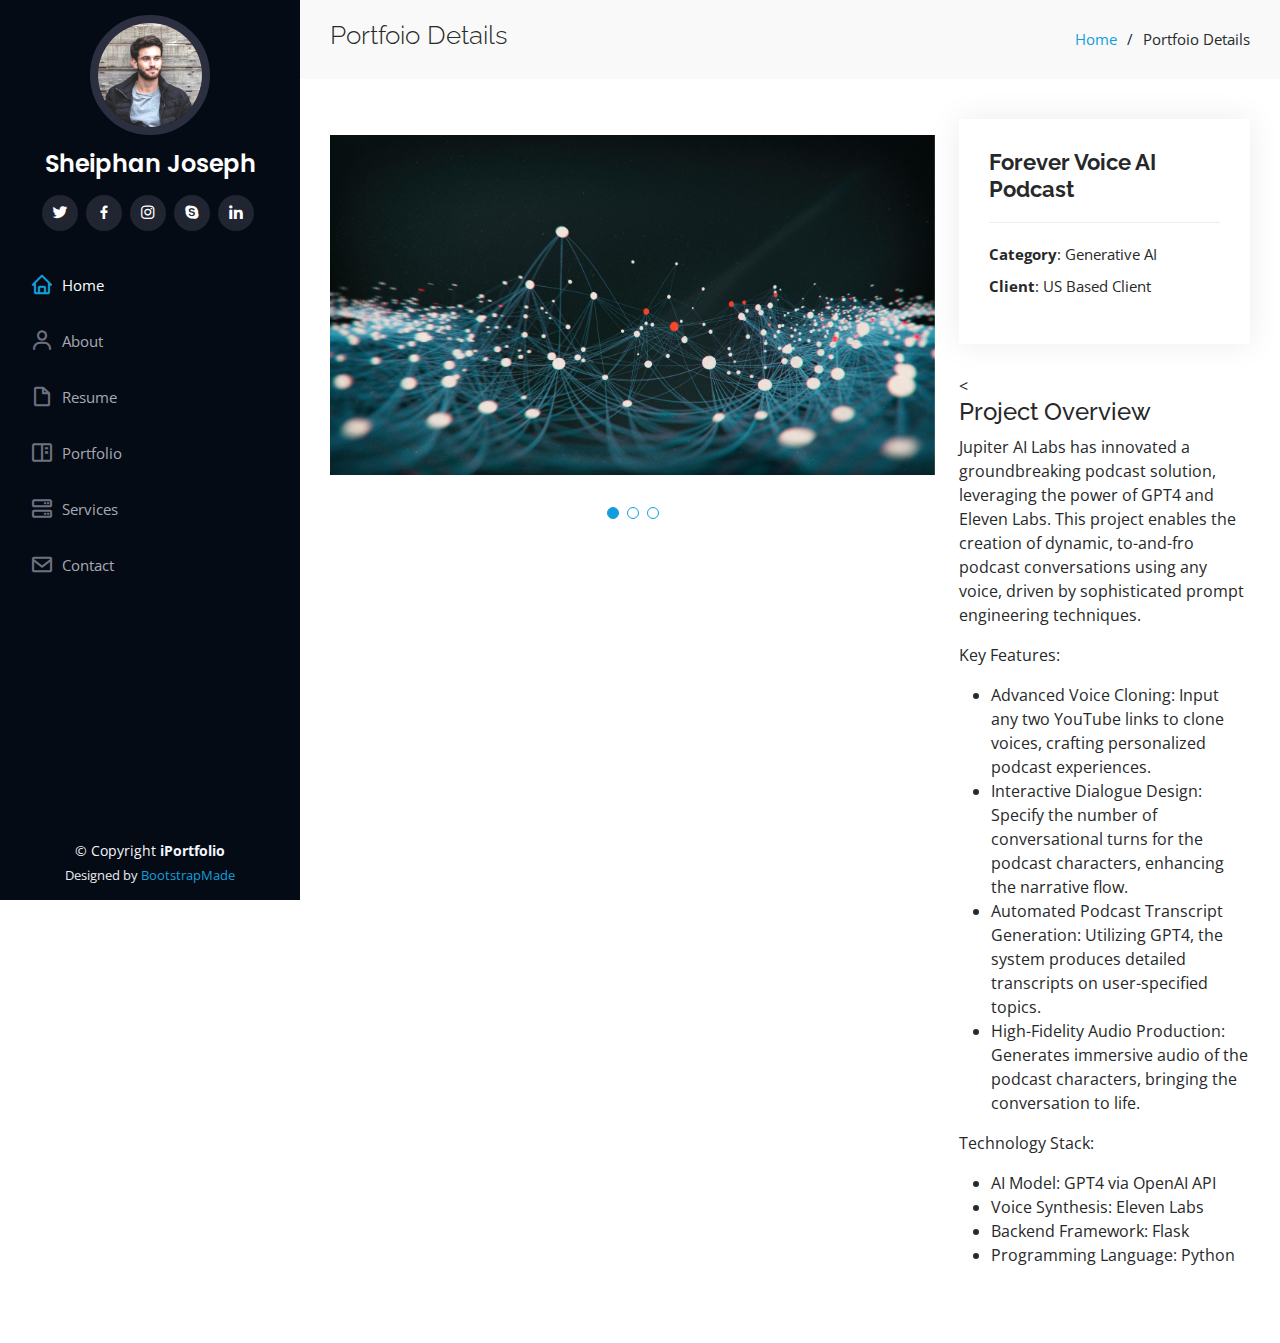
<file: portfolio-details.html>
<!DOCTYPE html>
<html lang="en">

<head>
  <meta charset="utf-8">
  <meta content="width=device-width, initial-scale=1.0" name="viewport">

  <title>Sheiphan Joseph</title>
  <meta content="" name="description">
  <meta content="" name="keywords">

  <!-- Favicons -->
  <!-- <link href="assets/img/favicon.png" rel="icon"> -->
  <!-- <link href="assets/img/apple-touch-icon.png" rel="apple-touch-icon"> -->

  <!-- Google Fonts -->
  <link href="https://fonts.googleapis.com/css?family=Open+Sans:300,300i,400,400i,600,600i,700,700i|Raleway:300,300i,400,400i,500,500i,600,600i,700,700i|Poppins:300,300i,400,400i,500,500i,600,600i,700,700i" rel="stylesheet">

  <!-- Vendor CSS Files -->
  <link href="assets/vendor/aos/aos.css" rel="stylesheet">
  <link href="assets/vendor/bootstrap/css/bootstrap.min.css" rel="stylesheet">
  <link href="assets/vendor/bootstrap-icons/bootstrap-icons.css" rel="stylesheet">
  <link href="assets/vendor/boxicons/css/boxicons.min.css" rel="stylesheet">
  <link href="assets/vendor/glightbox/css/glightbox.min.css" rel="stylesheet">
  <link href="assets/vendor/swiper/swiper-bundle.min.css" rel="stylesheet">

  <!-- Template Main CSS File -->
  <link href="assets/css/style.css" rel="stylesheet">

  <!-- =======================================================
  * Template Name: iPortfolio
  * Updated: Nov 17 2023 with Bootstrap v5.3.2
  * Template URL: https://bootstrapmade.com/iportfolio-bootstrap-portfolio-websites-template/
  * Author: BootstrapMade.com
  * License: https://bootstrapmade.com/license/
  ======================================================== -->
</head>

<body>

  <!-- ======= Mobile nav toggle button ======= -->
  <i class="bi bi-list mobile-nav-toggle d-xl-none"></i>

  <!-- ======= Header ======= -->
  <header id="header">
    <div class="d-flex flex-column">

      <div class="profile">
        <img src="assets/img/profile-img.jpg" alt="" class="img-fluid rounded-circle">
        <h1 class="text-light"><a href="index.html">Sheiphan Joseph</a></h1>
        <div class="social-links mt-3 text-center">
          <a href="#" class="twitter"><i class="bx bxl-twitter"></i></a>
          <a href="#" class="facebook"><i class="bx bxl-facebook"></i></a>
          <a href="#" class="instagram"><i class="bx bxl-instagram"></i></a>
          <a href="#" class="google-plus"><i class="bx bxl-skype"></i></a>
          <a href="#" class="linkedin"><i class="bx bxl-linkedin"></i></a>
        </div>
      </div>

      <nav id="navbar" class="nav-menu navbar">
        <ul>
          <li><a href="#hero" class="nav-link scrollto active"><i class="bx bx-home"></i> <span>Home</span></a></li>
          <li><a href="#about" class="nav-link scrollto"><i class="bx bx-user"></i> <span>About</span></a></li>
          <li><a href="#resume" class="nav-link scrollto"><i class="bx bx-file-blank"></i> <span>Resume</span></a></li>
          <li><a href="#portfolio" class="nav-link scrollto"><i class="bx bx-book-content"></i> <span>Portfolio</span></a></li>
          <li><a href="#services" class="nav-link scrollto"><i class="bx bx-server"></i> <span>Services</span></a></li>
          <li><a href="#contact" class="nav-link scrollto"><i class="bx bx-envelope"></i> <span>Contact</span></a></li>
        </ul>
      </nav><!-- .nav-menu -->
    </div>
  </header><!-- End Header -->

  <main id="main">

    <!-- ======= Breadcrumbs ======= -->
    <section id="breadcrumbs" class="breadcrumbs">
      <div class="container">

        <div class="d-flex justify-content-between align-items-center">
          <h2>Portfoio Details</h2>
          <ol>
            <li><a href="index.html">Home</a></li>
            <li>Portfoio Details</li>
          </ol>
        </div>

      </div>
    </section><!-- End Breadcrumbs -->

    <!-- ======= Portfolio Details Section ======= -->
    <section id="portfolio-details" class="portfolio-details">
      <div class="container">

        <div class="row gy-4">

          <div class="col-lg-8">
            <div class="portfolio-details-slider swiper">
              <div class="swiper-wrapper align-items-center">

                <div class="swiper-slide">
                  <img src="assets/img/portfolio/Neural2.jpg" alt="">
                </div>

                <div class="swiper-slide">
                  <img src="assets/img/portfolio/Neural.jpg" alt="">
                </div>

                <div class="swiper-slide">
                  <img src="assets/img/portfolio/Neural3.png" alt="">
                </div>

              </div>
              <div class="swiper-pagination"></div>
            </div>
          </div>

          <div class="col-lg-4">
            <div class="portfolio-info">
              <h3>Forever Voice AI Podcast</h3>
              <ul>
                <li><strong>Category</strong>: Generative AI</li>
                <li><strong>Client</strong>: US Based Client</li>
                <!-- <li><strong>Project date</strong>: 11 Jan, 2022</li> -->
                <!-- <li><strong>Project URL</strong>: <a href="#">www.example.com</a></li> -->
              </ul>
            </div>
            <div class="portfolio-description">
              <<h4>Project Overview</h4>
              <p>Jupiter AI Labs has innovated a groundbreaking podcast solution, leveraging the power of GPT4 and Eleven Labs. This project enables the creation of dynamic, to-and-fro podcast conversations using any voice, driven by sophisticated prompt engineering techniques.</p>
              <p>Key Features:</p>
              <ul>
                  <li>Advanced Voice Cloning: Input any two YouTube links to clone voices, crafting personalized podcast experiences.</li>
                  <li>Interactive Dialogue Design: Specify the number of conversational turns for the podcast characters, enhancing the narrative flow.</li>
                  <li>Automated Podcast Transcript Generation: Utilizing GPT4, the system produces detailed transcripts on user-specified topics.</li>
                  <li>High-Fidelity Audio Production: Generates immersive audio of the podcast characters, bringing the conversation to life.</li>
              </ul>
              <p>Technology Stack:</p>
              <ul>
                  <li>AI Model: GPT4 via OpenAI API</li>
                  <li>Voice Synthesis: Eleven Labs</li>
                  <li>Backend Framework: Flask</li>
                  <li>Programming Language: Python</li>
              </ul>
            </div>
          </div>

        </div>

      </div>
    </section><!-- End Portfolio Details Section -->

  </main><!-- End #main -->

  <!-- ======= Footer ======= -->
  <footer id="footer">
    <div class="container">
      <div class="copyright">
        &copy; Copyright <strong><span>iPortfolio</span></strong>
      </div>
      <div class="credits">
        <!-- All the links in the footer should remain intact. -->
        <!-- You can delete the links only if you purchased the pro version. -->
        <!-- Licensing information: https://bootstrapmade.com/license/ -->
        <!-- Purchase the pro version with working PHP/AJAX contact form: https://bootstrapmade.com/iportfolio-bootstrap-portfolio-websites-template/ -->
        Designed by <a href="https://bootstrapmade.com/">BootstrapMade</a>
      </div>
    </div>
  </footer><!-- End  Footer -->

  <a href="#" class="back-to-top d-flex align-items-center justify-content-center"><i class="bi bi-arrow-up-short"></i></a>

  <!-- Vendor JS Files -->
  <script src="assets/vendor/purecounter/purecounter_vanilla.js"></script>
  <script src="assets/vendor/aos/aos.js"></script>
  <script src="assets/vendor/bootstrap/js/bootstrap.bundle.min.js"></script>
  <script src="assets/vendor/glightbox/js/glightbox.min.js"></script>
  <script src="assets/vendor/isotope-layout/isotope.pkgd.min.js"></script>
  <script src="assets/vendor/swiper/swiper-bundle.min.js"></script>
  <script src="assets/vendor/typed.js/typed.umd.js"></script>
  <script src="assets/vendor/waypoints/noframework.waypoints.js"></script>
  <script src="assets/vendor/php-email-form/validate.js"></script>

  <!-- Template Main JS File -->
  <script src="assets/js/main.js"></script>

</body>

</html>
</file>
<file: assets/css/style.css>
/**
* Template Name: iPortfolio
* Updated: Nov 17 2023 with Bootstrap v5.3.2
* Template URL: https://bootstrapmade.com/iportfolio-bootstrap-portfolio-websites-template/
* Author: BootstrapMade.com
* License: https://bootstrapmade.com/license/
*/

/*--------------------------------------------------------------
# General
--------------------------------------------------------------*/
body {
  font-family: "Open Sans", sans-serif;
  color: #272829;
}

a {
  color: #149ddd;
  text-decoration: none;
}

a:hover {
  color: #37b3ed;
  text-decoration: none;
}

h1,
h2,
h3,
h4,
h5,
h6 {
  font-family: "Raleway", sans-serif;
}

/*--------------------------------------------------------------
# Back to top button
--------------------------------------------------------------*/
.back-to-top {
  position: fixed;
  visibility: hidden;
  opacity: 0;
  right: 15px;
  bottom: 15px;
  z-index: 996;
  background: #149ddd;
  width: 40px;
  height: 40px;
  border-radius: 50px;
  transition: all 0.4s;
}

.back-to-top i {
  font-size: 28px;
  color: #fff;
  line-height: 0;
}

.back-to-top:hover {
  background: #2eafec;
  color: #fff;
}

.back-to-top.active {
  visibility: visible;
  opacity: 1;
}

/*--------------------------------------------------------------
# Header
--------------------------------------------------------------*/
#header {
  position: fixed;
  top: 0;
  left: 0;
  bottom: 0;
  width: 300px;
  transition: all ease-in-out 0.5s;
  z-index: 9997;
  transition: all 0.5s;
  padding: 0 15px;
  background: #040b14;
  overflow-y: auto;
}

#header .profile img {
  margin: 15px auto;
  display: block;
  width: 120px;
  border: 8px solid #2c2f3f;
}

#header .profile h1 {
  font-size: 24px;
  margin: 0;
  padding: 0;
  font-weight: 600;
  -moz-text-align-last: center;
  text-align-last: center;
  font-family: "Poppins", sans-serif;
}

#header .profile h1 a,
#header .profile h1 a:hover {
  color: #fff;
  text-decoration: none;
}

#header .profile .social-links a {
  font-size: 18px;
  display: inline-block;
  background: #212431;
  color: #fff;
  line-height: 1;
  padding: 8px 0;
  margin-right: 4px;
  border-radius: 50%;
  text-align: center;
  width: 36px;
  height: 36px;
  transition: 0.3s;
}

#header .profile .social-links a:hover {
  background: #149ddd;
  color: #fff;
  text-decoration: none;
}

#main {
  margin-left: 300px;
}

.container,
.container-fluid {
  padding-left: 30px;
  padding-right: 30px;
}

@media (max-width: 1199px) {
  #header {
    left: -300px;
  }

  #main {
    margin-left: 0;
  }

  .container,
  .container-fluid {
    padding-left: 12px;
    padding-right: 12px;
  }
}

/*--------------------------------------------------------------
# Navigation Menu
--------------------------------------------------------------*/
/* Desktop Navigation */
.nav-menu {
  padding: 30px 0 0 0;
}

.nav-menu * {
  margin: 0;
  padding: 0;
  list-style: none;
}

.nav-menu > ul > li {
  position: relative;
  white-space: nowrap;
}

.nav-menu a,
.nav-menu a:focus {
  display: flex;
  align-items: center;
  color: #a8a9b4;
  padding: 12px 15px;
  margin-bottom: 8px;
  transition: 0.3s;
  font-size: 15px;
}

.nav-menu a i,
.nav-menu a:focus i {
  font-size: 24px;
  padding-right: 8px;
  color: #6f7180;
}

.nav-menu a:hover,
.nav-menu .active,
.nav-menu .active:focus,
.nav-menu li:hover > a {
  text-decoration: none;
  color: #fff;
}

.nav-menu a:hover i,
.nav-menu .active i,
.nav-menu .active:focus i,
.nav-menu li:hover > a i {
  color: #149ddd;
}

/* Mobile Navigation */
.mobile-nav-toggle {
  position: fixed;
  right: 15px;
  top: 15px;
  z-index: 9998;
  border: 0;
  font-size: 24px;
  transition: all 0.4s;
  outline: none !important;
  background-color: #149ddd;
  color: #fff;
  width: 40px;
  height: 40px;
  display: inline-flex;
  align-items: center;
  justify-content: center;
  line-height: 0;
  border-radius: 50px;
  cursor: pointer;
}

.mobile-nav-active {
  overflow: hidden;
}

.mobile-nav-active #header {
  left: 0;
}

/*--------------------------------------------------------------
# Hero Section
--------------------------------------------------------------*/
#hero {
  width: 100%;
  height: 100vh;
  background: url("../img/hero.png") top center;
  background-size: cover;
}

#hero:before {
  content: "";
  background: rgba(5, 13, 24, 0.3);
  position: absolute;
  bottom: 0;
  top: 0;
  left: 0;
  right: 0;
  z-index: 1;
}

#hero .hero-container {
  position: relative;
  z-index: 2;
  min-width: 300px;
}

#hero h1 {
  margin: 0 0 10px 0;
  font-size: 64px;
  font-weight: 700;
  line-height: 56px;
  color: #fff;
}

#hero p {
  color: #fff;
  margin-bottom: 50px;
  font-size: 26px;
  font-family: "Poppins", sans-serif;
}

#hero p span {
  color: #fff;
  padding-bottom: 4px;
  letter-spacing: 1px;
  border-bottom: 3px solid #149ddd;
}

@media (min-width: 1024px) {
  #hero {
    background-attachment: fixed;
  }
}

@media (max-width: 768px) {
  #hero h1 {
    font-size: 28px;
    line-height: 36px;
  }

  #hero h2 {
    font-size: 18px;
    line-height: 24px;
    margin-bottom: 30px;
  }
}

/*--------------------------------------------------------------
# Sections General
--------------------------------------------------------------*/
section {
  padding: 60px 0;
  overflow: hidden;
}

.section-bg {
  background: #f5f8fd;
}

.section-title {
  padding-bottom: 30px;
}

.section-title h2 {
  font-size: 32px;
  font-weight: bold;
  margin-bottom: 20px;
  padding-bottom: 20px;
  position: relative;
  color: #173b6c;
}

.section-title h2::after {
  content: "";
  position: absolute;
  display: block;
  width: 50px;
  height: 3px;
  background: #149ddd;
  bottom: 0;
  left: 0;
}

.section-title p {
  margin-bottom: 0;
}

/*--------------------------------------------------------------
# About
--------------------------------------------------------------*/
.about .content h3 {
  font-weight: 700;
  font-size: 26px;
  color: #173b6c;
}

.about .content ul {
  list-style: none;
  padding: 0;
}

.about .content ul li {
  margin-bottom: 20px;
  display: flex;
  align-items: center;
}

.about .content ul strong {
  margin-right: 10px;
}

.about .content ul i {
  font-size: 16px;
  margin-right: 5px;
  color: #149ddd;
  line-height: 0;
}

.about .content p:last-child {
  margin-bottom: 0;
}

/*--------------------------------------------------------------
# Facts
--------------------------------------------------------------*/
.facts {
  padding-bottom: 30px;
}

.facts .count-box {
  padding: 30px;
  width: 100%;
}

.facts .count-box i {
  display: block;
  font-size: 44px;
  color: #149ddd;
  float: left;
  line-height: 0;
}

.facts .count-box span {
  font-size: 48px;
  line-height: 40px;
  display: block;
  font-weight: 700;
  color: #050d18;
  margin-left: 60px;
}

.facts .count-box p {
  padding: 15px 0 0 0;
  margin: 0 0 0 60px;
  font-family: "Raleway", sans-serif;
  font-size: 14px;
  color: #122f57;
}

.facts .count-box a {
  font-weight: 600;
  display: block;
  margin-top: 20px;
  color: #122f57;
  font-size: 15px;
  font-family: "Poppins", sans-serif;
  transition: ease-in-out 0.3s;
}

.facts .count-box a:hover {
  color: #1f5297;
}

/*--------------------------------------------------------------
# Akills
--------------------------------------------------------------*/
.skills .progress {
  height: 60px;
  display: block;
  background: none;
  border-radius: 0;
}

.skills .progress .skill {
  padding: 0;
  margin: 0 0 6px 0;
  text-transform: uppercase;
  display: block;
  font-weight: 600;
  font-family: "Poppins", sans-serif;
  color: #050d18;
}

.skills .progress .skill .val {
  float: right;
  font-style: normal;
}

.skills .progress-bar-wrap {
  background: #dce8f8;
  height: 10px;
}

.skills .progress-bar {
  width: 1px;
  height: 10px;
  transition: 0.9s;
  background-color: #1493dd;
}

/*--------------------------------------------------------------
# Resume
--------------------------------------------------------------*/
.resume .resume-title {
  font-size: 26px;
  font-weight: 700;
  margin-top: 20px;
  margin-bottom: 20px;
  color: #050d18;
}

.resume .resume-item {
  padding: 0 0 20px 20px;
  margin-top: -2px;
  border-left: 2px solid #1f5297;
  position: relative;
}

.resume .resume-item h4 {
  line-height: 18px;
  font-size: 18px;
  font-weight: 600;
  text-transform: uppercase;
  font-family: "Poppins", sans-serif;
  color: #050d18;
  margin-bottom: 10px;
}

.resume .resume-item h5 {
  font-size: 16px;
  background: #e4edf9;
  padding: 5px 15px;
  display: inline-block;
  font-weight: 600;
  margin-bottom: 10px;
}

.resume .resume-item ul {
  padding-left: 20px;
}

.resume .resume-item ul li {
  padding-bottom: 10px;
}

.resume .resume-item:last-child {
  padding-bottom: 0;
}

.resume .resume-item::before {
  content: "";
  position: absolute;
  width: 16px;
  height: 16px;
  border-radius: 50px;
  left: -9px;
  top: 0;
  background: #fff;
  border: 2px solid #1f5297;
}

/*--------------------------------------------------------------
# Portfolio
--------------------------------------------------------------*/
.portfolio .portfolio-item {
  margin-bottom: 30px;
}

.portfolio #portfolio-flters {
  padding: 0;
  margin: 0 auto 35px auto;
  list-style: none;
  text-align: center;
  background: #fff;
  border-radius: 50px;
  padding: 2px 15px;
}

.portfolio #portfolio-flters li {
  cursor: pointer;
  display: inline-block;
  padding: 10px 15px 8px 15px;
  font-size: 14px;
  font-weight: 600;
  line-height: 1;
  text-transform: uppercase;
  color: #272829;
  margin-bottom: 5px;
  transition: all 0.3s ease-in-out;
}

.portfolio #portfolio-flters li:hover,
.portfolio #portfolio-flters li.filter-active {
  color: #149ddd;
}

.portfolio #portfolio-flters li:last-child {
  margin-right: 0;
}

.portfolio .portfolio-wrap {
  transition: 0.3s;
  position: relative;
  overflow: hidden;
  z-index: 1;
}

.portfolio .portfolio-wrap::before {
  content: "";
  background: rgba(255, 255, 255, 0.5);
  position: absolute;
  left: 0;
  right: 0;
  top: 0;
  bottom: 0;
  transition: all ease-in-out 0.3s;
  z-index: 2;
  opacity: 0;
}

.portfolio .portfolio-wrap .portfolio-links {
  opacity: 1;
  left: 0;
  right: 0;
  bottom: -60px;
  z-index: 3;
  position: absolute;
  transition: all ease-in-out 0.3s;
  display: flex;
  justify-content: center;
}

.portfolio .portfolio-wrap .portfolio-links a {
  color: #fff;
  font-size: 28px;
  text-align: center;
  background: rgba(20, 157, 221, 0.75);
  transition: 0.3s;
  width: 50%;
}

.portfolio .portfolio-wrap .portfolio-links a:hover {
  background: rgba(20, 157, 221, 0.95);
}

.portfolio .portfolio-wrap .portfolio-links a + a {
  border-left: 1px solid #37b3ed;
}

.portfolio .portfolio-wrap:hover::before {
  top: 0;
  left: 0;
  right: 0;
  bottom: 0;
  opacity: 1;
}

.portfolio .portfolio-wrap:hover .portfolio-links {
  opacity: 1;
  bottom: 0;
}

/*--------------------------------------------------------------
# Portfolio Details
--------------------------------------------------------------*/
.portfolio-details {
  padding-top: 40px;
}

.portfolio-details .portfolio-details-slider img {
  width: 100%;
}

.portfolio-details .portfolio-details-slider .swiper-pagination {
  margin-top: 20px;
  position: relative;
}

.portfolio-details
  .portfolio-details-slider
  .swiper-pagination
  .swiper-pagination-bullet {
  width: 12px;
  height: 12px;
  background-color: #fff;
  opacity: 1;
  border: 1px solid #149ddd;
}

.portfolio-details
  .portfolio-details-slider
  .swiper-pagination
  .swiper-pagination-bullet-active {
  background-color: #149ddd;
}

.portfolio-details .portfolio-info {
  padding: 30px;
  box-shadow: 0px 0 30px rgba(5, 13, 24, 0.08);
}

.portfolio-details .portfolio-info h3 {
  font-size: 22px;
  font-weight: 700;
  margin-bottom: 20px;
  padding-bottom: 20px;
  border-bottom: 1px solid #eee;
}

.portfolio-details .portfolio-info ul {
  list-style: none;
  padding: 0;
  font-size: 15px;
}

.portfolio-details .portfolio-info ul li + li {
  margin-top: 10px;
}

.portfolio-details .portfolio-description {
  padding-top: 30px;
}

.portfolio-details .portfolio-description h2 {
  font-size: 26px;
  font-weight: 700;
  margin-bottom: 20px;
}

.portfolio-details .portfolio-description p {
  padding: 0;
}

/*--------------------------------------------------------------
# Services
--------------------------------------------------------------*/
.services .icon-box {
  margin-bottom: 20px;
}

.services .icon {
  float: left;
  display: flex;
  align-items: center;
  justify-content: center;
  width: 54px;
  height: 54px;
  background: #149ddd;
  border-radius: 50%;
  transition: 0.5s;
  border: 1px solid #149ddd;
}

.services .icon i {
  color: #fff;
  font-size: 24px;
  line-height: 0;
}

.services .icon-box:hover .icon {
  background: #fff;
}

.services .icon-box:hover .icon i {
  color: #149ddd;
}

.services .title {
  margin-left: 80px;
  font-weight: 700;
  margin-bottom: 15px;
  font-size: 18px;
}

.services .title a {
  color: #343a40;
}

.services .title a:hover {
  color: #149ddd;
}

.services .description {
  margin-left: 80px;
  line-height: 24px;
  font-size: 14px;
}

/*--------------------------------------------------------------
# Testimonials
--------------------------------------------------------------*/
.testimonials .testimonials-carousel,
.testimonials .testimonials-slider {
  overflow: hidden;
}

.testimonials .testimonial-item {
  box-sizing: content-box;
  text-align: center;
  min-height: 320px;
}

.testimonials .testimonial-item .testimonial-img {
  width: 90px;
  border-radius: 50%;
  margin: 0 auto;
}

.testimonials .testimonial-item h3 {
  font-size: 18px;
  font-weight: bold;
  margin: 10px 0 5px 0;
  color: #111;
}

.testimonials .testimonial-item h4 {
  font-size: 14px;
  color: #999;
  margin: 0;
}

.testimonials .testimonial-item .quote-icon-left,
.testimonials .testimonial-item .quote-icon-right {
  color: #c3e8fa;
  font-size: 26px;
}

.testimonials .testimonial-item .quote-icon-left {
  display: inline-block;
  left: -5px;
  position: relative;
}

.testimonials .testimonial-item .quote-icon-right {
  display: inline-block;
  right: -5px;
  position: relative;
  top: 10px;
}

.testimonials .testimonial-item p {
  font-style: italic;
  margin: 0 15px 15px 15px;
  padding: 20px;
  background: #fff;
  position: relative;
  margin-bottom: 35px;
  border-radius: 6px;
  box-shadow: 0px 2px 15px rgba(0, 0, 0, 0.1);
}

.testimonials .testimonial-item p::after {
  content: "";
  width: 0;
  height: 0;
  border-top: 20px solid #fff;
  border-right: 20px solid transparent;
  border-left: 20px solid transparent;
  position: absolute;
  bottom: -20px;
  left: calc(50% - 20px);
}

.testimonials .swiper-pagination {
  margin-top: 20px;
  position: relative;
}

.testimonials .swiper-pagination .swiper-pagination-bullet {
  width: 12px;
  height: 12px;
  background-color: #fff;
  opacity: 1;
  border: 1px solid #149ddd;
}

.testimonials .swiper-pagination .swiper-pagination-bullet-active {
  background-color: #149ddd;
}

/*--------------------------------------------------------------
# Contact
--------------------------------------------------------------*/
.contact {
  padding-bottom: 130px;
}

.contact .info {
  padding: 30px;
  background: #fff;
  width: 100%;
  box-shadow: 0 0 24px 0 rgba(0, 0, 0, 0.12);
}

.contact .info i {
  font-size: 20px;
  color: #149ddd;
  float: left;
  width: 44px;
  height: 44px;
  background: #dff3fc;
  display: flex;
  justify-content: center;
  align-items: center;
  border-radius: 50px;
  transition: all 0.3s ease-in-out;
}

.contact .info h4 {
  padding: 0 0 0 60px;
  font-size: 22px;
  font-weight: 600;
  margin-bottom: 5px;
  color: #050d18;
}

.contact .info p {
  padding: 0 0 10px 60px;
  margin-bottom: 20px;
  font-size: 14px;
  color: #173b6c;
}

.contact .info .email p {
  padding-top: 5px;
}

.contact .info .social-links {
  padding-left: 60px;
}

.contact .info .social-links a {
  font-size: 18px;
  display: inline-block;
  background: #333;
  color: #fff;
  line-height: 1;
  padding: 8px 0;
  border-radius: 50%;
  text-align: center;
  width: 36px;
  height: 36px;
  transition: 0.3s;
  margin-right: 10px;
}

.contact .info .social-links a:hover {
  background: #149ddd;
  color: #fff;
}

.contact .info .email:hover i,
.contact .info .address:hover i,
.contact .info .phone:hover i {
  background: #149ddd;
  color: #fff;
}

.contact .php-email-form {
  width: 100%;
  padding: 30px;
  background: #fff;
  box-shadow: 0 0 24px 0 rgba(0, 0, 0, 0.12);
}

.contact .php-email-form .form-group {
  padding-bottom: 8px;
}

.contact .php-email-form .validate {
  display: none;
  color: red;
  margin: 0 0 15px 0;
  font-weight: 400;
  font-size: 13px;
}

.contact .php-email-form .error-message {
  display: none;
  color: #fff;
  background: #ed3c0d;
  text-align: left;
  padding: 15px;
  font-weight: 600;
}

.contact .php-email-form .error-message br + br {
  margin-top: 25px;
}

.contact .php-email-form .sent-message {
  display: none;
  color: #fff;
  background: #18d26e;
  text-align: center;
  padding: 15px;
  font-weight: 600;
}

.contact .php-email-form .loading {
  display: none;
  background: #fff;
  text-align: center;
  padding: 15px;
}

.contact .php-email-form .loading:before {
  content: "";
  display: inline-block;
  border-radius: 50%;
  width: 24px;
  height: 24px;
  margin: 0 10px -6px 0;
  border: 3px solid #18d26e;
  border-top-color: #eee;
  animation: animate-loading 1s linear infinite;
}

.contact .php-email-form .form-group {
  margin-bottom: 15px;
}

.contact .php-email-form label {
  padding-bottom: 8px;
}

.contact .php-email-form input,
.contact .php-email-form textarea {
  border-radius: 0;
  box-shadow: none;
  font-size: 14px;
}

.contact .php-email-form input {
  height: 44px;
}

.contact .php-email-form textarea {
  padding: 10px 15px;
}

.contact .php-email-form button[type="submit"] {
  background: #149ddd;
  border: 0;
  padding: 10px 24px;
  color: #fff;
  transition: 0.4s;
  border-radius: 4px;
}

.contact .php-email-form button[type="submit"]:hover {
  background: #37b3ed;
}

@keyframes animate-loading {
  0% {
    transform: rotate(0deg);
  }

  100% {
    transform: rotate(360deg);
  }
}

/*--------------------------------------------------------------
# Breadcrumbs
--------------------------------------------------------------*/
.breadcrumbs {
  padding: 20px 0;
  background: #f9f9f9;
}

.breadcrumbs h2 {
  font-size: 26px;
  font-weight: 300;
}

.breadcrumbs ol {
  display: flex;
  flex-wrap: wrap;
  list-style: none;
  padding: 0;
  margin: 0;
  font-size: 15px;
}

.breadcrumbs ol li + li {
  padding-left: 10px;
}

.breadcrumbs ol li + li::before {
  display: inline-block;
  padding-right: 10px;
  color: #0e2442;
  content: "/";
}

@media (max-width: 768px) {
  .breadcrumbs .d-flex {
    display: block !important;
  }

  .breadcrumbs ol {
    display: block;
  }

  .breadcrumbs ol li {
    display: inline-block;
  }
}

/*--------------------------------------------------------------
# Footer
--------------------------------------------------------------*/
#footer {
  padding: 15px;
  color: #f4f6fd;
  font-size: 14px;
  position: fixed;
  left: 0;
  bottom: 0;
  width: 300px;
  z-index: 9999;
  background: #040b14;
}

#footer .copyright {
  text-align: center;
}

#footer .credits {
  padding-top: 5px;
  text-align: center;
  font-size: 13px;
  color: #eaebf0;
}

@media (max-width: 1199px) {
  #footer {
    position: static;
    width: auto;
    padding-right: 20px 15px;
  }
}
</file>
